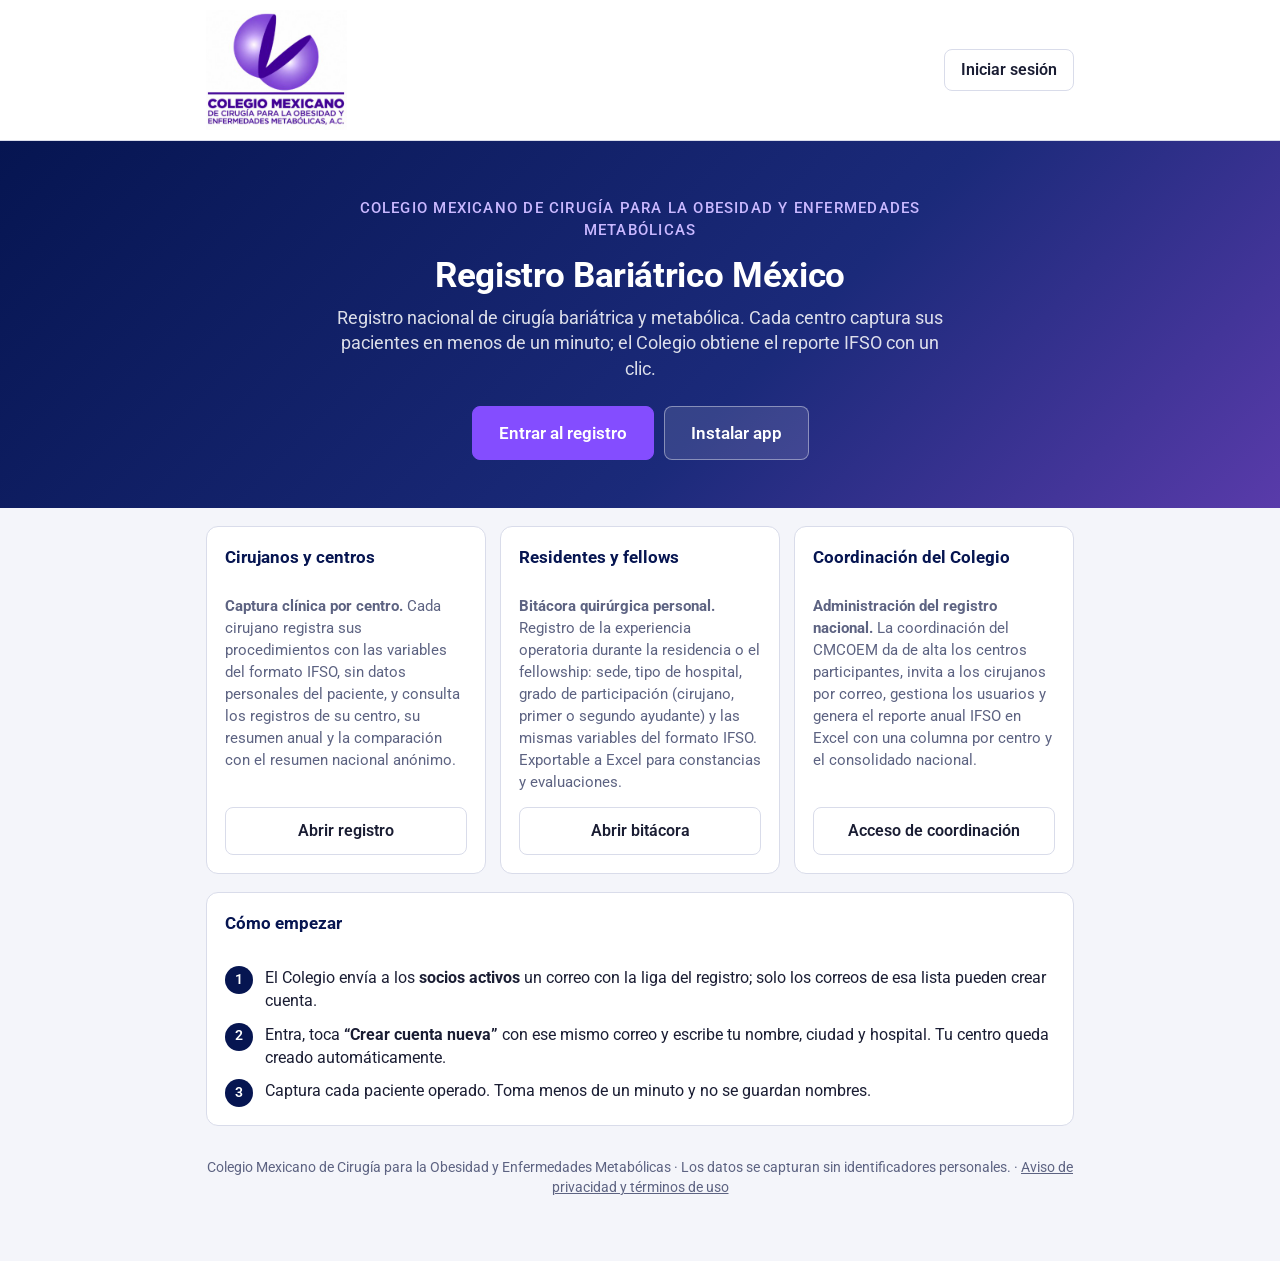
<file: index.html>
<!doctype html>
<html lang="es">
<head>
<meta charset="utf-8">
<meta name="viewport" content="width=device-width,initial-scale=1,viewport-fit=cover">
<title>Registro IFSO México</title>
<meta name="description" content="Registro nacional de cirugía bariátrica y metabólica de México. Captura por centro, resumen nacional anónimo y reporte IFSO.">
<meta name="theme-color" content="#061551">
<meta name="apple-mobile-web-app-capable" content="yes">
<meta name="apple-mobile-web-app-title" content="Registro Bariátrico">
<link rel="manifest" href="manifest.json">
<link rel="icon" href="icon-192.png">
<link rel="apple-touch-icon" href="icon-192.png">
<link rel="stylesheet" href="https://fonts.googleapis.com/css2?family=Roboto:wght@400;500;700&display=swap">
<link rel="stylesheet" href="estilos.css">
<script src="config.js"></script>
<style>
.topbar{background:#fff;border-bottom:1px solid var(--line)}
.topbar .in{max-width:900px;margin:0 auto;padding:10px 16px;display:flex;align-items:center;justify-content:space-between;gap:12px;flex-wrap:wrap}
.topbar .logo{--s:160px;display:block;height:calc(var(--s)*.75);width:calc(var(--s)*.88);overflow:hidden;flex:none}
.topbar .logo img{height:var(--s);width:var(--s);max-width:none;display:block;margin:calc(var(--s)*-.13) 0 0 calc(var(--s)*-.06)}
@media (max-width:640px){ .topbar .logo{--s:124px} }
.topbar a.btn{padding:8px 16px;min-height:0}
.hero{background:linear-gradient(135deg,#061551 0%,#1b2a7a 60%,#593baa 100%);color:#fff;padding:56px 16px 48px;text-align:center}
.hero h1{font-size:2.2rem;line-height:1.15;margin:0 0 10px;color:#fff}
.hero p{color:rgba(255,255,255,.85);max-width:620px;margin:0 auto 24px;font-size:1.1rem}
.hero .org{color:#c9b8ff;font-size:.95rem;text-transform:uppercase;letter-spacing:.08em;font-weight:500;margin-bottom:14px}
.hero .actions{justify-content:center}
.btn.big{font-size:1.05rem;padding:14px 26px}
.hero .btn:not(.primary){background:rgba(255,255,255,.12);color:#fff;border-color:rgba(255,255,255,.4)}
.hero .status{color:#c9b8ff}
.hero .card{color:var(--fg)}
body.inicio .wrap{padding-top:0}
.cards{margin-top:-28px;position:relative}
.card h3{color:var(--navy)}
@media (prefers-color-scheme: dark){ .topbar{background:#fff;border-bottom-color:#2b3741} .topbar .btn{background:#fff;color:#061551;border-color:#d9dcea} .card h3{color:var(--fg)} }
.cards{display:grid;grid-template-columns:repeat(auto-fit,minmax(240px,1fr));gap:14px;margin:18px 0;align-items:stretch}
.cards .card{margin-top:0;display:flex;flex-direction:column}
.card h3{margin:0 0 6px;font-size:1.05rem;min-height:2.6em}
.card p{margin:0;color:var(--muted);font-size:.95rem}
.cards .card p{flex:1}
.card .actions{margin-top:14px}
.card .actions .btn{width:100%;text-align:center}
.steps{counter-reset:s;display:grid;gap:10px;margin:0;padding:0;list-style:none}
.steps li{display:flex;gap:12px;align-items:flex-start}
.steps li::before{counter-increment:s;content:counter(s);flex:none;width:28px;height:28px;border-radius:50%;background:var(--accent);color:var(--accent-fg);display:grid;place-items:center;font-weight:600;font-size:.9rem}
footer{color:var(--muted);font-size:.85rem;text-align:center;padding:32px 0 8px}
#instalar-ayuda{display:none}
#instalar-ayuda.show{display:block}
</style>
</head>
<body class="inicio">
<div class="topbar"><div class="in">
  <a class="logo" href="https://cmcoem.info/" target="_blank" rel="noopener"><img src="logo.jpg" alt="Colegio Mexicano de Cirugía para la Obesidad y Enfermedades Metabólicas"></a>
  <a class="btn" href="app/">Iniciar sesión</a>
</div></div>
<div class="hero">
    <p class="org" id="org"></p>
    <h1>Registro Bariátrico México</h1>
    <p>Registro nacional de cirugía bariátrica y metabólica. Cada centro captura sus pacientes en menos de un minuto; el Colegio obtiene el reporte IFSO con un clic.</p>
    <div class="actions">
      <a class="btn primary big" href="app/">Entrar al registro</a>
      <button class="btn big" type="button" id="instalar">Instalar app</button>
    </div>
    <p class="status" id="st-instalar"></p>
    <div class="card" id="instalar-ayuda" style="text-align:left;max-width:520px;margin:10px auto 0">
      <b>Cómo instalarla en tu celular</b>
      <p class="hint" style="margin:8px 0 0"><b>iPhone (Safari):</b> toca el botón de compartir <span aria-hidden="true">⎙</span> y luego <b>“Agregar a pantalla de inicio”</b>.<br>
      <b>Android (Chrome):</b> abre el menú <span aria-hidden="true">⋮</span> y toca <b>“Instalar app”</b> o <b>“Agregar a pantalla principal”</b>.<br>
      <b>Computadora (Chrome / Edge):</b> icono de instalar en la barra de direcciones.</p>
    </div>
</div>
<div class="wrap">
  <div class="cards">
    <div class="card">
      <h3>Cirujanos y centros</h3>
      <p><b>Captura clínica por centro.</b> Cada cirujano registra sus procedimientos con las variables del formato IFSO, sin datos personales del paciente, y consulta los registros de su centro, su resumen anual y la comparación con el resumen nacional anónimo.</p>
      <div class="actions"><a class="btn" href="app/">Abrir registro</a></div>
    </div>
    <div class="card">
      <h3>Residentes y fellows</h3>
      <p><b>Bitácora quirúrgica personal.</b> Registro de la experiencia operatoria durante la residencia o el fellowship: sede, tipo de hospital, grado de participación (cirujano, primer o segundo ayudante) y las mismas variables del formato IFSO. Exportable a Excel para constancias y evaluaciones.</p>
      <div class="actions"><a class="btn" href="residentes/">Abrir bitácora</a></div>
    </div>
    <div class="card">
      <h3>Coordinación del Colegio</h3>
      <p><b>Administración del registro nacional.</b> La coordinación del CMCOEM da de alta los centros participantes, invita a los cirujanos por correo, gestiona los usuarios y genera el reporte anual IFSO en Excel con una columna por centro y el consolidado nacional.</p>
      <div class="actions"><a class="btn" href="app/">Acceso de coordinación</a></div>
    </div>
  </div>

  <div class="card">
    <h3>Cómo empezar</h3>
    <ol class="steps" style="margin-top:12px">
      <li><span>El Colegio envía a los <b>socios activos</b> un correo con la liga del registro; solo los correos de esa lista pueden crear cuenta.</span></li>
      <li><span>Entra, toca <b>“Crear cuenta nueva”</b> con ese mismo correo y escribe tu nombre, ciudad y hospital. Tu centro queda creado automáticamente.</span></li>
      <li><span>Captura cada paciente operado. Toma menos de un minuto y no se guardan nombres.</span></li>
    </ol>
  </div>

  <footer id="pie"></footer>
</div>
<script>
(function(){
  const CFG = window.IFSO_CONFIG || {};
  document.getElementById('org').textContent = CFG.ORGANIZACION || '';
  document.getElementById('pie').innerHTML = (CFG.ORGANIZACION || '') + ' · Los datos se capturan sin identificadores personales. · <a href="privacidad.html" style="color:inherit">Aviso de privacidad y términos de uso</a>';
  let prompt = null;
  const btn = document.getElementById('instalar'), st = document.getElementById('st-instalar'), ayuda = document.getElementById('instalar-ayuda');
  window.addEventListener('beforeinstallprompt', e => { e.preventDefault(); prompt = e; });
  btn.addEventListener('click', async () => {
    if (prompt) { prompt.prompt(); const r = await prompt.userChoice; prompt = null; st.textContent = r.outcome === 'accepted' ? 'App instalada. Búscala en tu pantalla de inicio.' : ''; st.className = 'status ok'; return; }
    ayuda.classList.toggle('show');
  });
  if (matchMedia('(display-mode: standalone)').matches || navigator.standalone) { btn.hidden = true; }
  if ('serviceWorker' in navigator) navigator.serviceWorker.register('sw.js').catch(() => {});
})();
</script>
</body>
</html>
</file>
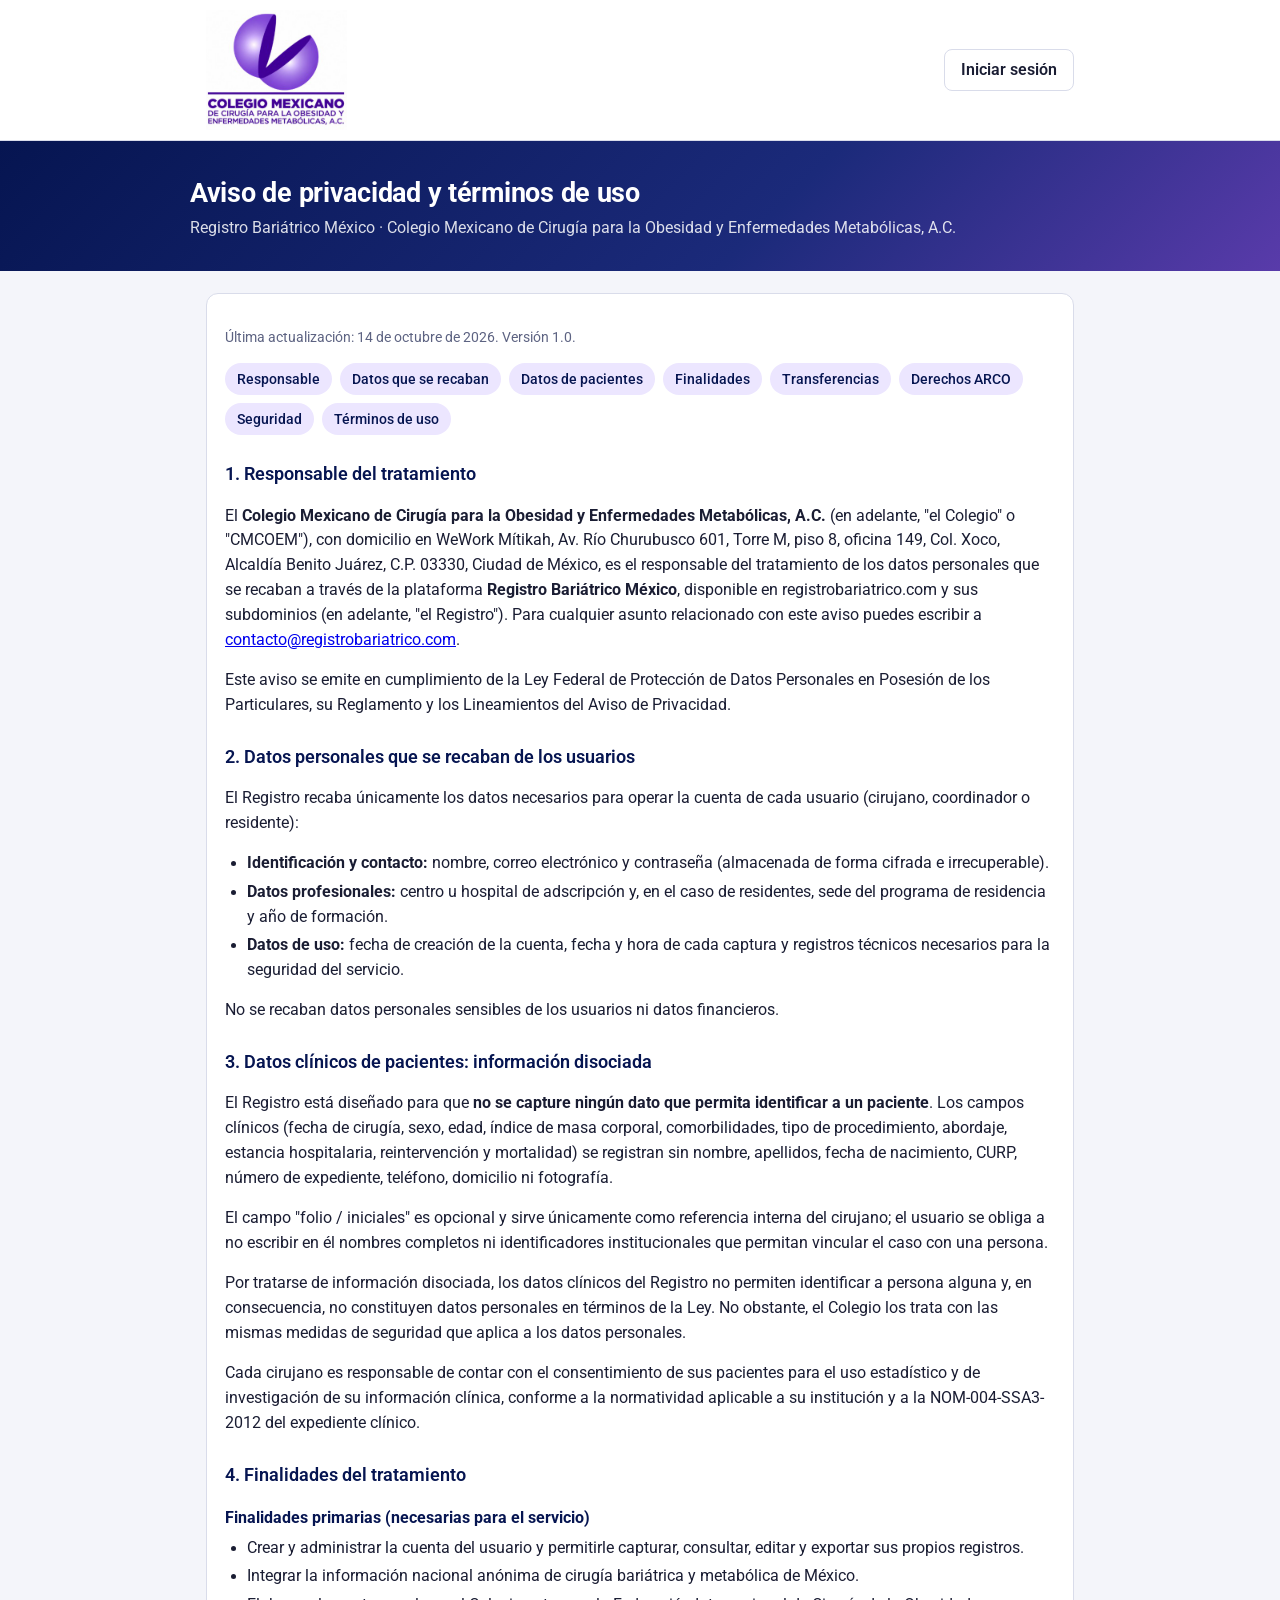
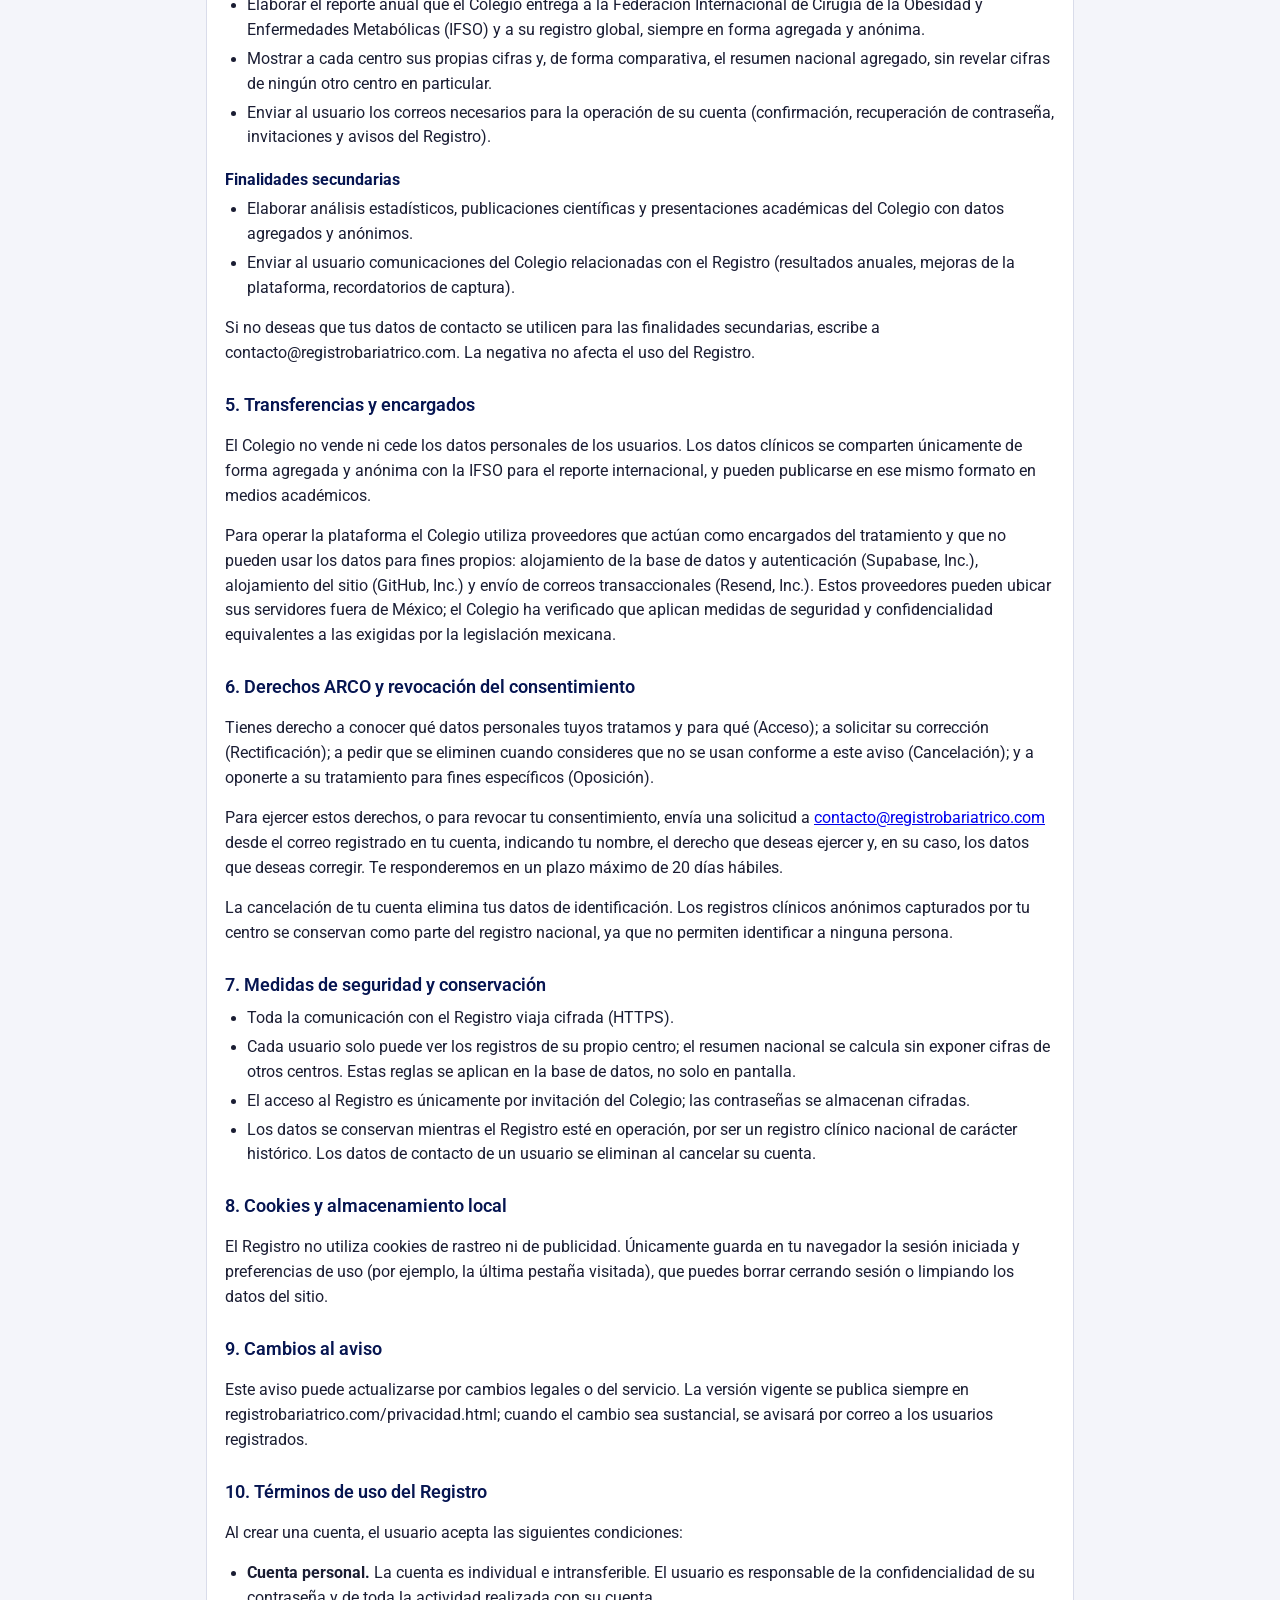
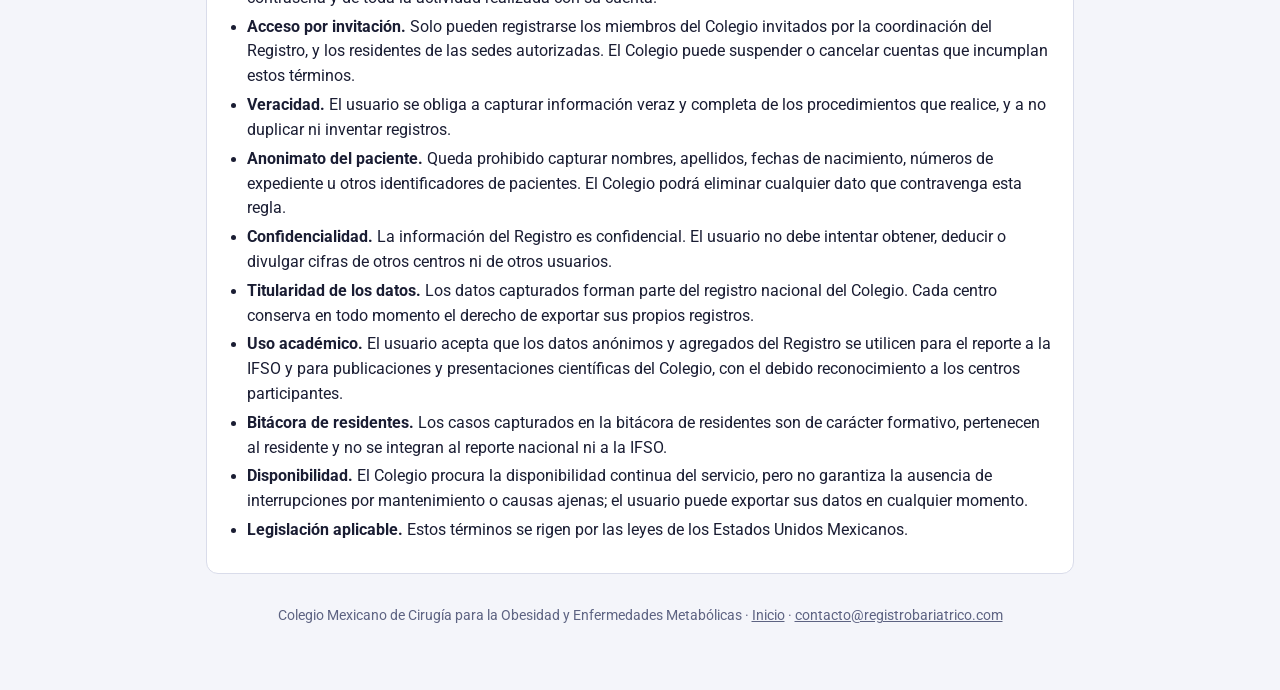
<file: privacidad.html>
<!doctype html>
<html lang="es">
<head>
<meta charset="utf-8">
<meta name="viewport" content="width=device-width,initial-scale=1,viewport-fit=cover">
<title>Aviso de privacidad y términos de uso · Registro Bariátrico México</title>
<meta name="description" content="Aviso de privacidad y términos de uso del Registro Bariátrico México del Colegio Mexicano de Cirugía para la Obesidad y Enfermedades Metabólicas.">
<meta name="theme-color" content="#061551">
<link rel="icon" href="icon-192.png">
<link rel="stylesheet" href="https://fonts.googleapis.com/css2?family=Roboto:wght@400;500;700&display=swap">
<link rel="stylesheet" href="estilos.css">
<script src="config.js"></script>
<style>
.topbar{background:#fff;border-bottom:1px solid var(--line)}
.topbar .in{max-width:900px;margin:0 auto;padding:10px 16px;display:flex;align-items:center;justify-content:space-between;gap:12px;flex-wrap:wrap}
.topbar .logo{--s:160px;display:block;height:calc(var(--s)*.75);width:calc(var(--s)*.88);overflow:hidden;flex:none}
.topbar .logo img{height:var(--s);width:var(--s);max-width:none;display:block;margin:calc(var(--s)*-.13) 0 0 calc(var(--s)*-.06)}
@media (max-width:640px){ .topbar .logo{--s:124px} }
.topbar a.btn{padding:8px 16px;min-height:0}
.hero{background:linear-gradient(135deg,#061551 0%,#1b2a7a 60%,#593baa 100%);color:#fff;padding:36px 16px 32px}
.hero .in{max-width:900px;margin:0 auto}
.hero h1{font-size:1.7rem;line-height:1.2;margin:0 0 6px;color:#fff}
.hero p{color:rgba(255,255,255,.85);margin:0;font-size:1rem}
body.inicio .wrap{padding-top:22px}
.doc h2{font-size:1.15rem;margin:26px 0 8px;color:var(--navy)}
.doc h2:first-child{margin-top:0}
.doc h3{font-size:1rem;margin:18px 0 6px;color:var(--navy)}
.doc p,.doc li{line-height:1.6;font-size:.97rem}
.doc ul{padding-left:22px;margin:6px 0 12px}
.doc li{margin-bottom:4px}
.doc .meta{color:var(--muted);font-size:.88rem}
.toc{display:flex;gap:8px;flex-wrap:wrap;margin:0 0 18px}
.toc a{text-decoration:none;color:var(--navy);background:var(--accent-soft);padding:6px 12px;border-radius:999px;font-size:.88rem;font-weight:500}
footer{color:var(--muted);font-size:.85rem;text-align:center;padding:32px 0 8px}
@media (prefers-color-scheme: dark){ .topbar{background:#fff;border-bottom-color:#2b3741} .topbar .btn{background:#fff;color:#061551;border-color:#d9dcea} .doc h2,.doc h3,.toc a{color:var(--fg)} }
</style>
</head>
<body class="inicio">
<div class="topbar"><div class="in">
  <a class="logo" href="./"><img src="logo.jpg" alt="Colegio Mexicano de Cirugía para la Obesidad y Enfermedades Metabólicas"></a>
  <a class="btn" href="app/">Iniciar sesión</a>
</div></div>
<div class="hero"><div class="in">
  <h1>Aviso de privacidad y términos de uso</h1>
  <p>Registro Bariátrico México · Colegio Mexicano de Cirugía para la Obesidad y Enfermedades Metabólicas, A.C.</p>
</div></div>
<div class="wrap">
  <div class="card doc">
    <p class="meta">Última actualización: 14 de octubre de 2026. Versión 1.0.</p>
    <div class="toc">
      <a href="#responsable">Responsable</a><a href="#datos">Datos que se recaban</a><a href="#pacientes">Datos de pacientes</a><a href="#finalidades">Finalidades</a><a href="#transferencias">Transferencias</a><a href="#arco">Derechos ARCO</a><a href="#seguridad">Seguridad</a><a href="#terminos">Términos de uso</a>
    </div>

    <h2 id="responsable">1. Responsable del tratamiento</h2>
    <p>El <b>Colegio Mexicano de Cirugía para la Obesidad y Enfermedades Metabólicas, A.C.</b> (en adelante, "el Colegio" o "CMCOEM"), con domicilio en WeWork Mítikah, Av. Río Churubusco 601, Torre M, piso 8, oficina 149, Col. Xoco, Alcaldía Benito Juárez, C.P. 03330, Ciudad de México, es el responsable del tratamiento de los datos personales que se recaban a través de la plataforma <b>Registro Bariátrico México</b>, disponible en registrobariatrico.com y sus subdominios (en adelante, "el Registro"). Para cualquier asunto relacionado con este aviso puedes escribir a <a href="mailto:contacto@registrobariatrico.com">contacto@registrobariatrico.com</a>.</p>
    <p>Este aviso se emite en cumplimiento de la Ley Federal de Protección de Datos Personales en Posesión de los Particulares, su Reglamento y los Lineamientos del Aviso de Privacidad.</p>

    <h2 id="datos">2. Datos personales que se recaban de los usuarios</h2>
    <p>El Registro recaba únicamente los datos necesarios para operar la cuenta de cada usuario (cirujano, coordinador o residente):</p>
    <ul>
      <li><b>Identificación y contacto:</b> nombre, correo electrónico y contraseña (almacenada de forma cifrada e irrecuperable).</li>
      <li><b>Datos profesionales:</b> centro u hospital de adscripción y, en el caso de residentes, sede del programa de residencia y año de formación.</li>
      <li><b>Datos de uso:</b> fecha de creación de la cuenta, fecha y hora de cada captura y registros técnicos necesarios para la seguridad del servicio.</li>
    </ul>
    <p>No se recaban datos personales sensibles de los usuarios ni datos financieros.</p>

    <h2 id="pacientes">3. Datos clínicos de pacientes: información disociada</h2>
    <p>El Registro está diseñado para que <b>no se capture ningún dato que permita identificar a un paciente</b>. Los campos clínicos (fecha de cirugía, sexo, edad, índice de masa corporal, comorbilidades, tipo de procedimiento, abordaje, estancia hospitalaria, reintervención y mortalidad) se registran sin nombre, apellidos, fecha de nacimiento, CURP, número de expediente, teléfono, domicilio ni fotografía.</p>
    <p>El campo "folio / iniciales" es opcional y sirve únicamente como referencia interna del cirujano; el usuario se obliga a no escribir en él nombres completos ni identificadores institucionales que permitan vincular el caso con una persona.</p>
    <p>Por tratarse de información disociada, los datos clínicos del Registro no permiten identificar a persona alguna y, en consecuencia, no constituyen datos personales en términos de la Ley. No obstante, el Colegio los trata con las mismas medidas de seguridad que aplica a los datos personales.</p>
    <p>Cada cirujano es responsable de contar con el consentimiento de sus pacientes para el uso estadístico y de investigación de su información clínica, conforme a la normatividad aplicable a su institución y a la NOM-004-SSA3-2012 del expediente clínico.</p>

    <h2 id="finalidades">4. Finalidades del tratamiento</h2>
    <h3>Finalidades primarias (necesarias para el servicio)</h3>
    <ul>
      <li>Crear y administrar la cuenta del usuario y permitirle capturar, consultar, editar y exportar sus propios registros.</li>
      <li>Integrar la información nacional anónima de cirugía bariátrica y metabólica de México.</li>
      <li>Elaborar el reporte anual que el Colegio entrega a la Federación Internacional de Cirugía de la Obesidad y Enfermedades Metabólicas (IFSO) y a su registro global, siempre en forma agregada y anónima.</li>
      <li>Mostrar a cada centro sus propias cifras y, de forma comparativa, el resumen nacional agregado, sin revelar cifras de ningún otro centro en particular.</li>
      <li>Enviar al usuario los correos necesarios para la operación de su cuenta (confirmación, recuperación de contraseña, invitaciones y avisos del Registro).</li>
    </ul>
    <h3>Finalidades secundarias</h3>
    <ul>
      <li>Elaborar análisis estadísticos, publicaciones científicas y presentaciones académicas del Colegio con datos agregados y anónimos.</li>
      <li>Enviar al usuario comunicaciones del Colegio relacionadas con el Registro (resultados anuales, mejoras de la plataforma, recordatorios de captura).</li>
    </ul>
    <p>Si no deseas que tus datos de contacto se utilicen para las finalidades secundarias, escribe a contacto@registrobariatrico.com. La negativa no afecta el uso del Registro.</p>

    <h2 id="transferencias">5. Transferencias y encargados</h2>
    <p>El Colegio no vende ni cede los datos personales de los usuarios. Los datos clínicos se comparten únicamente de forma agregada y anónima con la IFSO para el reporte internacional, y pueden publicarse en ese mismo formato en medios académicos.</p>
    <p>Para operar la plataforma el Colegio utiliza proveedores que actúan como encargados del tratamiento y que no pueden usar los datos para fines propios: alojamiento de la base de datos y autenticación (Supabase, Inc.), alojamiento del sitio (GitHub, Inc.) y envío de correos transaccionales (Resend, Inc.). Estos proveedores pueden ubicar sus servidores fuera de México; el Colegio ha verificado que aplican medidas de seguridad y confidencialidad equivalentes a las exigidas por la legislación mexicana.</p>

    <h2 id="arco">6. Derechos ARCO y revocación del consentimiento</h2>
    <p>Tienes derecho a conocer qué datos personales tuyos tratamos y para qué (Acceso); a solicitar su corrección (Rectificación); a pedir que se eliminen cuando consideres que no se usan conforme a este aviso (Cancelación); y a oponerte a su tratamiento para fines específicos (Oposición).</p>
    <p>Para ejercer estos derechos, o para revocar tu consentimiento, envía una solicitud a <a href="mailto:contacto@registrobariatrico.com">contacto@registrobariatrico.com</a> desde el correo registrado en tu cuenta, indicando tu nombre, el derecho que deseas ejercer y, en su caso, los datos que deseas corregir. Te responderemos en un plazo máximo de 20 días hábiles.</p>
    <p>La cancelación de tu cuenta elimina tus datos de identificación. Los registros clínicos anónimos capturados por tu centro se conservan como parte del registro nacional, ya que no permiten identificar a ninguna persona.</p>

    <h2 id="seguridad">7. Medidas de seguridad y conservación</h2>
    <ul>
      <li>Toda la comunicación con el Registro viaja cifrada (HTTPS).</li>
      <li>Cada usuario solo puede ver los registros de su propio centro; el resumen nacional se calcula sin exponer cifras de otros centros. Estas reglas se aplican en la base de datos, no solo en pantalla.</li>
      <li>El acceso al Registro es únicamente por invitación del Colegio; las contraseñas se almacenan cifradas.</li>
      <li>Los datos se conservan mientras el Registro esté en operación, por ser un registro clínico nacional de carácter histórico. Los datos de contacto de un usuario se eliminan al cancelar su cuenta.</li>
    </ul>

    <h2 id="cookies">8. Cookies y almacenamiento local</h2>
    <p>El Registro no utiliza cookies de rastreo ni de publicidad. Únicamente guarda en tu navegador la sesión iniciada y preferencias de uso (por ejemplo, la última pestaña visitada), que puedes borrar cerrando sesión o limpiando los datos del sitio.</p>

    <h2 id="cambios">9. Cambios al aviso</h2>
    <p>Este aviso puede actualizarse por cambios legales o del servicio. La versión vigente se publica siempre en registrobariatrico.com/privacidad.html; cuando el cambio sea sustancial, se avisará por correo a los usuarios registrados.</p>

    <h2 id="terminos">10. Términos de uso del Registro</h2>
    <p>Al crear una cuenta, el usuario acepta las siguientes condiciones:</p>
    <ul>
      <li><b>Cuenta personal.</b> La cuenta es individual e intransferible. El usuario es responsable de la confidencialidad de su contraseña y de toda la actividad realizada con su cuenta.</li>
      <li><b>Acceso por invitación.</b> Solo pueden registrarse los miembros del Colegio invitados por la coordinación del Registro, y los residentes de las sedes autorizadas. El Colegio puede suspender o cancelar cuentas que incumplan estos términos.</li>
      <li><b>Veracidad.</b> El usuario se obliga a capturar información veraz y completa de los procedimientos que realice, y a no duplicar ni inventar registros.</li>
      <li><b>Anonimato del paciente.</b> Queda prohibido capturar nombres, apellidos, fechas de nacimiento, números de expediente u otros identificadores de pacientes. El Colegio podrá eliminar cualquier dato que contravenga esta regla.</li>
      <li><b>Confidencialidad.</b> La información del Registro es confidencial. El usuario no debe intentar obtener, deducir o divulgar cifras de otros centros ni de otros usuarios.</li>
      <li><b>Titularidad de los datos.</b> Los datos capturados forman parte del registro nacional del Colegio. Cada centro conserva en todo momento el derecho de exportar sus propios registros.</li>
      <li><b>Uso académico.</b> El usuario acepta que los datos anónimos y agregados del Registro se utilicen para el reporte a la IFSO y para publicaciones y presentaciones científicas del Colegio, con el debido reconocimiento a los centros participantes.</li>
      <li><b>Bitácora de residentes.</b> Los casos capturados en la bitácora de residentes son de carácter formativo, pertenecen al residente y no se integran al reporte nacional ni a la IFSO.</li>
      <li><b>Disponibilidad.</b> El Colegio procura la disponibilidad continua del servicio, pero no garantiza la ausencia de interrupciones por mantenimiento o causas ajenas; el usuario puede exportar sus datos en cualquier momento.</li>
      <li><b>Legislación aplicable.</b> Estos términos se rigen por las leyes de los Estados Unidos Mexicanos.</li>
    </ul>
  </div>
  <footer id="pie"></footer>
</div>
<script>
(function(){
  const CFG = window.IFSO_CONFIG || {};
  document.getElementById('pie').innerHTML = (CFG.ORGANIZACION || '') + ' · <a href="./" style="color:inherit">Inicio</a> · <a href="mailto:contacto@registrobariatrico.com" style="color:inherit">contacto@registrobariatrico.com</a>';
})();
</script>
</body>
</html>
</file>
<file: estilos.css>
:root{
  --bg:#f4f5fa; --surface:#ffffff; --fg:#1a1d33; --muted:#5d6382; --line:#d9dcea;
  --navy:#061551; --violet:#844dff;
  --accent:#061551; --accent-fg:#ffffff; --accent-soft:#ece6ff; --primary:#844dff; --primary-hover:#6f3ae6;
  --ok:#1f7a4d; --warn:#9a6400; --danger:#b3261e; --danger-soft:#fbe9e7; --warn-soft:#fff4e0;
  --g1:#844dff; --g2:#eb6834; --g3:#1baf7a; --g4:#eda100;
  --sans:"Roboto",system-ui,-apple-system,"Segoe UI",sans-serif;
  --mono:"IBM Plex Mono",ui-monospace,Menlo,Consolas,monospace;
}
@media (prefers-color-scheme: dark){ :root{
  --bg:#0f1519; --surface:#182027; --fg:#e8edf2; --muted:#9aa8b5; --line:#2b3741;
  --accent:#b9a6ff; --accent-fg:#0e0a2b; --accent-soft:#2a2350; --primary:#9b74ff; --primary-hover:#b492ff;
  --ok:#5ccb8e; --warn:#e3b341; --danger:#f28b82; --danger-soft:#3a1d1b; --warn-soft:#3a2d12;
  --g1:#9b74ff; --g2:#d95926; --g3:#199e70; --g4:#c98500; color-scheme:dark } }
*{box-sizing:border-box}
html,body{height:100%}
body{background:var(--bg);color:var(--fg);font-family:var(--sans);font-size:16px;line-height:1.45;margin:0;overflow-x:clip}
.wrap{max-width:900px;margin:0 auto;padding-inline:16px;padding-block:0 56px}
header{position:sticky;top:0;z-index:5;background:linear-gradient(135deg,#061551 0%,#1b2a7a 60%,#593baa 100%);color:#fff;margin:0 calc(50% - 50vw);padding:calc(14px + env(safe-area-inset-top,0px)) calc(50vw - 50%) 0;box-shadow:0 2px 10px rgba(6,21,81,.18)}
.brand h1{color:#fff}
.brand{display:flex;align-items:center;justify-content:space-between;gap:12px;flex-wrap:wrap}
h1{font-size:1.15rem;margin:0;font-weight:700;letter-spacing:-.01em}
h2{font-size:1.05rem;margin:0 0 12px;font-weight:600}
.brand small{display:block;color:#c9b8ff;font-size:.8rem;font-weight:400}
.who{font-size:.85rem;color:rgba(255,255,255,.75);display:flex;gap:10px;align-items:center;flex-wrap:wrap}
.who b{color:#fff;font-weight:500}
header .btn.link{color:#fff;opacity:.85}
nav{display:flex;gap:2px;margin-top:10px;overflow-x:auto;-webkit-overflow-scrolling:touch}
nav button{background:none;border:0;border-bottom:3px solid transparent;color:rgba(255,255,255,.72);font:inherit;font-weight:500;padding:10px 12px;cursor:pointer;white-space:nowrap;border-radius:0}
nav button:hover{color:#fff}
nav button[aria-selected="true"]{color:#fff;border-bottom-color:#b9a6ff;font-weight:600}
:is(button,input,select,textarea,a):focus-visible{outline:2px solid var(--accent);outline-offset:2px}
section{padding-block:20px}
h2{color:var(--navy)} @media (prefers-color-scheme: dark){ h2{color:var(--fg)} }
.status{font-size:.9rem;color:var(--muted);margin:10px 0 0;min-height:1.3em}
.status.err{color:var(--danger)} .status.ok{color:var(--ok)} .status.warn{color:var(--warn)} .status:empty{display:none}
.card{background:var(--surface);border:1px solid var(--line);border-radius:12px;padding:18px}
.card + .card{margin-top:14px}
fieldset{border:0;margin:0 0 18px;padding:0;min-width:0}
legend{font-size:.76rem;text-transform:uppercase;letter-spacing:.08em;color:var(--muted);font-weight:600;margin-bottom:10px}
.grid{display:grid;grid-template-columns:repeat(auto-fit,minmax(150px,1fr));gap:12px 16px}
.grid.g3{grid-template-columns:repeat(3,1fr)} @media (max-width:640px){ .grid.g3{grid-template-columns:repeat(auto-fit,minmax(150px,1fr))} }
.field{display:flex;flex-direction:column;gap:4px;min-width:0}
.field.wide{grid-column:1/-1}
label{font-size:.9rem;font-weight:500}
.hint-inline{font-weight:400;color:var(--muted);font-size:.8rem}
.field:not(.wide)>label{white-space:nowrap}
input,select,textarea{font:inherit;color:var(--fg);background:var(--surface);border:1px solid var(--line);border-radius:8px;padding:10px 12px;width:100%;min-height:44px}
textarea{min-height:70px;resize:vertical}
.pw{position:relative}
.pw input{padding-right:48px}
.pw-eye{position:absolute;right:4px;top:50%;transform:translateY(-50%);width:40px;height:36px;border:0;background:none;color:var(--muted);cursor:pointer;border-radius:8px;display:flex;align-items:center;justify-content:center;padding:0;min-height:0}
.pw-eye:hover{color:var(--fg)}
.pw-eye svg{width:22px;height:22px}
.seg{display:flex;flex-wrap:wrap;gap:6px}
.seg label{position:relative;display:inline-flex;align-items:center;justify-content:center;border:1px solid var(--line);border-radius:999px;padding:8px 18px;cursor:pointer;background:var(--surface);min-height:44px;font-weight:500;white-space:nowrap;color:var(--fg)}
.seg input{position:absolute;opacity:0;width:1px;height:1px;margin:0;pointer-events:none}
.seg label:has(input:checked){background:var(--violet);border-color:var(--violet);color:#fff}
.seg label:has(input:focus-visible){outline:2px solid var(--accent);outline-offset:2px}
.acepto{display:flex;gap:10px;align-items:flex-start;font-size:.9rem;line-height:1.45;margin:4px 0 10px;font-weight:400}
.acepto input{width:auto;min-height:0;margin:3px 0 0;accent-color:var(--violet);flex:none;width:18px;height:18px}
.acepto a{color:var(--violet)}
.actions{display:flex;gap:10px;flex-wrap:wrap;align-items:center;margin-top:6px}
.btn{font:inherit;font-weight:600;border-radius:8px;padding:11px 18px;min-height:44px;cursor:pointer;border:1px solid var(--line);background:var(--surface);color:var(--fg)}
a.btn{text-decoration:none;display:inline-flex;align-items:center;justify-content:center}
.btn.primary{background:var(--primary);color:#fff;border-color:var(--primary)}
.btn.primary:hover{background:var(--primary-hover);border-color:var(--primary-hover)}
.btn.danger{color:var(--danger);border-color:var(--danger)}
.btn.link{border:0;background:none;color:var(--accent);padding:6px 4px;font-weight:500;min-height:0}
.btn:disabled{opacity:.5;cursor:not-allowed}
.hint{font-size:.85rem;color:var(--muted)}
.toolbar{display:flex;gap:10px;flex-wrap:wrap;align-items:center;margin-bottom:12px}
.toolbar select,.toolbar input{width:auto;flex:1 1 160px}
.count{font-size:.85rem;color:var(--muted);font-variant-numeric:tabular-nums}
.tablewrap{overflow-x:auto;border:1px solid var(--line);border-radius:12px;background:var(--surface)}
table{border-collapse:collapse;width:100%;font-size:.9rem}
th,td{padding:9px 10px;border-bottom:1px solid var(--line);text-align:left;white-space:nowrap;vertical-align:top}
th{font-size:.74rem;text-transform:uppercase;letter-spacing:.06em;color:var(--navy);font-weight:700;background:var(--accent-soft);position:sticky;top:0}
@media (prefers-color-scheme: dark){ th{color:var(--accent)} }
td.num,th.num{text-align:right;font-variant-numeric:tabular-nums}
td select{width:auto;min-width:150px;min-height:38px;padding:6px 10px}
td.num{font-weight:500;color:var(--navy)} @media (prefers-color-scheme: dark){ td.num{color:var(--fg)} }
tr:last-child td{border-bottom:0}
tr.click{cursor:pointer} tr.click:hover td{background:var(--accent-soft)}
.pill{display:inline-block;border-radius:999px;padding:2px 9px;font-size:.76rem;font-weight:600;background:var(--accent-soft);color:var(--accent)}
.pill.rev{background:var(--danger-soft);color:var(--danger)}
.pill.muerte{background:var(--danger);color:#fff}
.code{font-family:var(--mono);font-size:1rem;letter-spacing:.12em;background:var(--accent-soft);color:var(--accent);padding:3px 8px;border-radius:6px}
.rowbtn{font:inherit;font-size:.8rem;background:none;border:1px solid var(--line);border-radius:6px;padding:4px 8px;cursor:pointer;color:var(--muted)}
.rowbtn.confirm{color:var(--danger);border-color:var(--danger)}
.empty{padding:28px 16px;text-align:center;color:var(--muted)}
.summary th:first-child,.summary td:first-child{white-space:normal;min-width:200px}
.summary td{padding:11px 12px}
.summary td.num{font-size:1rem}
.summary tr.group td{background:var(--navy);color:#fff;font-weight:600;font-size:.76rem;text-transform:uppercase;letter-spacing:.08em;padding:9px 12px}
@media (prefers-color-scheme: dark){ .summary tr.group td{background:#2a2350} }
.auth{max-width:420px;margin:40px auto 0}
.auth h1{font-size:1.4rem;margin-bottom:4px}
.auth .org{color:var(--muted);font-size:.9rem;margin:0 0 20px}
.banner{background:var(--warn-soft);border:1px solid var(--line);border-radius:10px;padding:12px 14px;font-size:.9rem;margin-bottom:14px}
.kpis{display:grid;grid-template-columns:repeat(auto-fit,minmax(140px,1fr));gap:10px;margin-bottom:14px}
.kpi{background:var(--surface);border:1px solid var(--line);border-radius:12px;padding:12px 14px}
.kpi b{display:block;font-size:1.6rem;font-weight:700;color:var(--navy);font-variant-numeric:tabular-nums} @media (prefers-color-scheme: dark){ .kpi b{color:var(--fg)} }
.kpi span{font-size:.8rem;color:var(--muted)}
/* ---- panel de gráficas ---- */
.gcards{display:grid;grid-template-columns:repeat(auto-fit,minmax(300px,1fr));gap:14px}
.gcards .card{margin-top:0;min-width:0}
.gcards .card.ancha{grid-column:1/-1}
.gcards .card h2{font-size:.95rem;margin-bottom:4px}
.gcards .card .hint{margin:0 0 10px}
.gsvg{display:block;overflow:visible;font-family:var(--sans)}
.ggrid{stroke:var(--line);stroke-width:1}
.gpista{fill:var(--accent-soft)}
.gtick{font-size:11px;fill:var(--muted)}
.gcat{font-size:12.5px;fill:var(--fg)}
.glabel{font-size:11.5px;fill:var(--fg);font-weight:500;font-variant-numeric:tabular-nums}
.gcentro{font-size:22px;font-weight:700;fill:var(--navy)} @media (prefers-color-scheme: dark){ .gcentro{fill:var(--fg)} }
.gmark{cursor:default} .gmark:hover path,.gmark:hover rect[fill^="var"]{filter:brightness(.9)}
.gmark.dim path{opacity:.35}
.gvacio{color:var(--muted);text-align:center;padding:28px 0;margin:0;font-size:.9rem}
.gdona{display:flex;gap:16px;align-items:center;flex-wrap:wrap}
.gleyenda{list-style:none;margin:0;padding:0;display:grid;gap:6px;font-size:.88rem;flex:1;min-width:140px}
.gleyenda li{display:flex;align-items:center;gap:8px}
.gleyenda i{width:12px;height:12px;border-radius:3px;flex:none}
.gleyenda span{flex:1;color:var(--fg)} .gleyenda b{font-weight:500;font-variant-numeric:tabular-nums} .gleyenda small{color:var(--muted)}
.gtip{position:fixed;z-index:50;background:var(--navy);color:#fff;font-size:.82rem;line-height:1.35;padding:7px 10px;border-radius:8px;pointer-events:none;box-shadow:0 4px 14px rgba(0,0,0,.25);max-width:240px}
.kpi.g b{color:var(--violet)}
[hidden]{display:none!important}
@media (prefers-reduced-motion:no-preference){ .btn,nav button{transition:background .15s,color .15s} }
</file>
